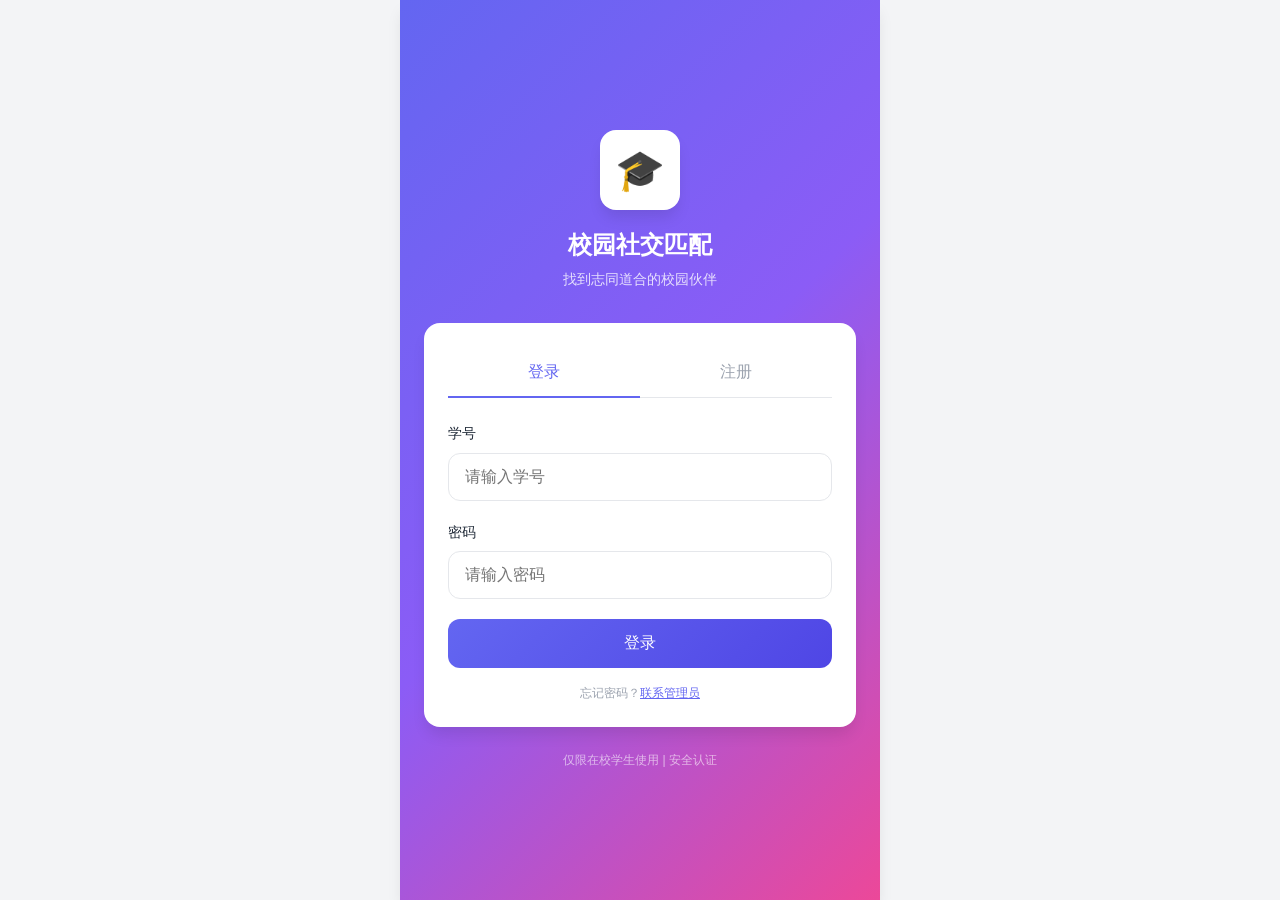
<file: campus-social-frontend/index.html>
<!DOCTYPE html>
<html lang="zh-CN">

<head>
    <meta charset="UTF-8">
    <meta name="viewport" content="width=device-width, initial-scale=1.0, maximum-scale=1.0, user-scalable=no">
    <meta name="apple-mobile-web-app-capable" content="yes">
    <meta name="apple-mobile-web-app-status-bar-style" content="black-translucent">
    <title>校园社交匹配系统</title>
    <link rel="stylesheet" href="css/style.css">
    <style>
        .login-container {
            min-height: 100vh;
            display: flex;
            flex-direction: column;
            justify-content: center;
            padding: 2rem 1.5rem;
            background: linear-gradient(135deg, #6366f1 0%, #8b5cf6 50%, #ec4899 100%);
        }

        .login-logo {
            text-align: center;
            margin-bottom: 2rem;
        }

        .login-logo-icon {
            width: 5rem;
            height: 5rem;
            background: white;
            border-radius: var(--radius-xl);
            margin: 0 auto 1rem;
            display: flex;
            align-items: center;
            justify-content: center;
            font-size: 2.5rem;
            box-shadow: var(--shadow-lg);
        }

        .login-logo h1 {
            color: white;
            font-size: 1.5rem;
            font-weight: 600;
        }

        .login-logo p {
            color: rgba(255, 255, 255, 0.8);
            font-size: 0.875rem;
            margin-top: 0.25rem;
        }

        .login-form {
            background: white;
            border-radius: var(--radius-xl);
            padding: 1.5rem;
            box-shadow: var(--shadow-lg);
        }

        .login-tabs {
            display: flex;
            margin-bottom: 1.5rem;
            border-bottom: 1px solid var(--border-color);
        }

        .login-tab {
            flex: 1;
            padding: 0.75rem;
            text-align: center;
            font-weight: 500;
            color: var(--text-light);
            cursor: pointer;
            border-bottom: 2px solid transparent;
            margin-bottom: -1px;
            transition: var(--transition);
        }

        .login-tab.active {
            color: var(--primary-color);
            border-bottom-color: var(--primary-color);
        }

        .login-form-content {
            display: none;
        }

        .login-form-content.active {
            display: block;
        }

        .social-login {
            margin-top: 1.5rem;
            text-align: center;
        }

        .social-login-divider {
            position: relative;
            margin: 1rem 0;
        }

        .social-login-divider::before {
            content: '';
            position: absolute;
            top: 50%;
            left: 0;
            right: 0;
            height: 1px;
            background: var(--border-color);
        }

        .social-login-divider span {
            position: relative;
            background: white;
            padding: 0 0.75rem;
            color: var(--text-light);
            font-size: 0.75rem;
        }
    </style>
</head>

<body>
    <div class="mobile-container">
        <div class="login-container">
            <div class="login-logo">
                <div class="login-logo-icon">🎓</div>
                <h1>校园社交匹配</h1>
                <p>找到志同道合的校园伙伴</p>
            </div>

            <div class="login-form">
                <div class="login-tabs">
                    <div class="login-tab active" data-tab="login">登录</div>
                    <div class="login-tab" data-tab="register">注册</div>
                </div>

                <!-- 登录表单 -->
                <div class="login-form-content active" id="login-form">
                    <div class="form-group">
                        <label class="form-label">学号</label>
                        <input type="text" class="form-input" id="login-student-id" placeholder="请输入学号" maxlength="20">
                    </div>
                    <div class="form-group">
                        <label class="form-label">密码</label>
                        <input type="password" class="form-input" id="login-password" placeholder="请输入密码"
                            maxlength="20">
                    </div>
                    <button class="btn btn-primary" onclick="handleLogin()">登录</button>
                    <p class="form-hint" style="text-align: center; margin-top: 1rem;">
                        忘记密码？<a href="#" style="color: var(--primary-color);">联系管理员</a>
                    </p>
                </div>

                <!-- 注册表单 -->
                <div class="login-form-content" id="register-form">
                    <div class="form-group">
                        <label class="form-label">学号 <span style="color: var(--danger-color);">*</span></label>
                        <input type="text" class="form-input" id="reg-student-id" placeholder="请输入学号" maxlength="20">
                        <p class="form-hint">学号将作为您的唯一标识</p>
                    </div>
                    <div class="form-group">
                        <label class="form-label">姓名 <span style="color: var(--danger-color);">*</span></label>
                        <input type="text" class="form-input" id="reg-name" placeholder="请输入真实姓名" maxlength="10">
                    </div>
                    <div class="form-group">
                        <label class="form-label">性别 <span style="color: var(--danger-color);">*</span></label>
                        <div class="tag-select">
                            <span class="tag-option" data-gender="male">男</span>
                            <span class="tag-option" data-gender="female">女</span>
                        </div>
                    </div>
                    <div class="form-group">
                        <label class="form-label">密码 <span style="color: var(--danger-color);">*</span></label>
                        <input type="password" class="form-input" id="reg-password" placeholder="设置密码（6-20位）"
                            maxlength="20">
                    </div>
                    <div class="form-group">
                        <label class="form-label">确认密码 <span style="color: var(--danger-color);">*</span></label>
                        <input type="password" class="form-input" id="reg-confirm-password" placeholder="再次输入密码"
                            maxlength="20">
                    </div>
                    <button class="btn btn-primary" onclick="handleRegister()">注册</button>
                </div>
            </div>

            <p style="text-align: center; color: rgba(255,255,255,0.6); font-size: 0.75rem; margin-top: 1.5rem;">
                仅限在校学生使用 | 安全认证
            </p>
        </div>
    </div>

    <!-- Toast 提示 -->
    <div class="toast" id="toast"></div>

    <script src="js/api.js"></script>
    <script src="js/utils.js"></script>
    <script>
        // ====================== 修复1：统一跳转路径 ======================
        const token = localStorage.getItem('token');
        if (token) {
            // 和登录成功跳转保持一致，跳 purpose.html
            window.location.href = 'pages/purpose.html';
        }
        // =================================================================

        // 标签页切换
        document.querySelectorAll('.login-tab').forEach(tab => {
            tab.addEventListener('click', function () {
                document.querySelectorAll('.login-tab').forEach(t => t.classList.remove('active'));
                document.querySelectorAll('.login-form-content').forEach(f => f.classList.remove('active'));
                this.classList.add('active');
                document.getElementById(this.dataset.tab + '-form').classList.add('active');
            });
        });

        // 性别选择
        document.querySelectorAll('[data-gender]').forEach(tag => {
            tag.addEventListener('click', function () {
                document.querySelectorAll('[data-gender]').forEach(t => t.classList.remove('selected'));
                this.classList.add('selected');
            });
        });

        // 登录处理
        async function handleLogin() {
            const studentId = document.getElementById('login-student-id').value.trim();
            const password = document.getElementById('login-password').value;

            if (!studentId) {
                showToast('请输入学号');
                return;
            }
            if (!password) {
                showToast('请输入密码');
                return;
            }

            try {
                const res = await api.login(studentId, password);
                if (res.success) {
                    showToast('登录成功');
                    // ✅ 存储Token和用户信息（代码完全正确）
                    localStorage.setItem('token', res.data.token);
                    localStorage.setItem('userId', res.data.id);
                    localStorage.setItem('userName', res.data.name);
                    localStorage.setItem('userInfo', JSON.stringify(res.data));

                    setTimeout(() => {
                        window.location.href = 'pages/purpose.html';
                    }, 500);
                } else {
                    showToast(res.message || '登录失败');
                }
            } catch (err) {
                showToast('网络错误，请稍后重试');
            }
        }

        // 注册处理
        async function handleRegister() {
            const studentId = document.getElementById('reg-student-id').value.trim();
            const name = document.getElementById('reg-name').value.trim();
            const genderEl = document.querySelector('[data-gender].selected');
            const password = document.getElementById('reg-password').value;
            const confirmPassword = document.getElementById('reg-confirm-password').value;

            if (!studentId) {
                showToast('请输入学号');
                return;
            }
            if (!name) {
                showToast('请输入姓名');
                return;
            }
            if (!genderEl) {
                showToast('请选择性别');
                return;
            }
            if (!password || password.length < 6) {
                showToast('密码至少6位');
                return;
            }
            if (password !== confirmPassword) {
                showToast('两次密码输入不一致');
                return;
            }

            try {
                const res = await api.register({
                    studentId,
                    name,
                    gender: genderEl.dataset.gender,
                    password
                });
                if (res.success) {
                    showToast('注册成功，请登录');
                    document.querySelector('[data-tab="login"]').click();
                } else {
                    showToast(res.message || '注册失败');
                }
            } catch (err) {
                showToast('网络错误，请稍后重试');
            }
        }
    </script>
</body>

</html>
</file>
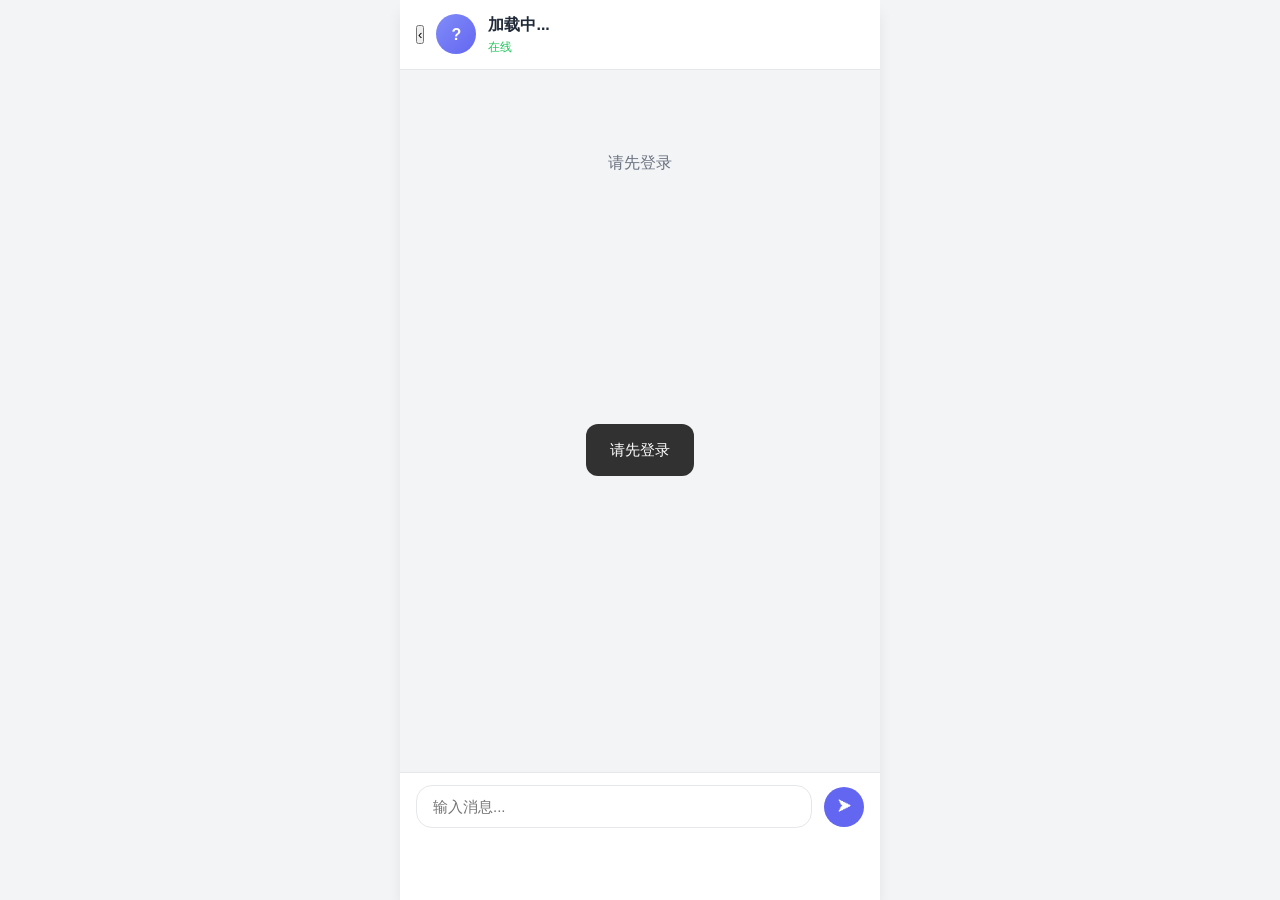
<file: campus-social-frontend/pages/chat.html>
<!DOCTYPE html>
<html lang="zh-CN">

<head>
    <meta charset="UTF-8">
    <meta name="viewport" content="width=device-width, initial-scale=1.0, maximum-scale=1.0, user-scalable=no">
    <title>聊天 - 校园社交</title>
    <link rel="stylesheet" href="../css/style.css">
    <style>
        .loading {
            display: flex;
            justify-content: center;
            align-items: center;
            padding: 4rem 0;
        }

        .loading-spinner {
            width: 2rem;
            height: 2rem;
            border: 3px solid var(--primary-light);
            border-top-color: var(--primary-color);
            border-radius: 50%;
            animation: spin 1s linear infinite;
        }

        @keyframes spin {
            to {
                transform: rotate(360deg);
            }
        }

        .empty-state {
            text-align: center;
            padding: 4rem 1rem;
            color: var(--text-secondary);
        }

        .empty-icon {
            font-size: 3rem;
            margin-bottom: 1rem;
        }
    </style>
</head>

<body>
    <div class="mobile-container">
        <div class="chat-container">
            <div class="chat-header">
                <button class="back-btn" onclick="goBack()">‹</button>
                <div class="user-avatar" id="chat-avatar">?</div>
                <div class="chat-header-info">
                    <div class="chat-header-name" id="chat-name">加载中...</div>
                    <div class="chat-header-status" id="chat-status">在线</div>
                </div>
            </div>

            <div class="chat-messages" id="message-list">
                <div class="loading">
                    <div class="loading-spinner"></div>
                </div>
            </div>

            <div class="chat-input-area">
                <input type="text" class="chat-input" id="message-input" placeholder="输入消息..." maxlength="500">
                <button class="chat-send-btn" onclick="sendMessage()">➤</button>
            </div>
        </div>
    </div>

    <div class="toast" id="toast"></div>

    <script src="../js/api.js"></script>
    <script src="../js/utils.js"></script>
    <script>
        function checkLogin() {
            const token = localStorage.getItem('token');
            if (!token) {
                showToast('请先登录');
                setTimeout(() => window.location.href = '../index.html', 1000);
                return false;
            }
            return true;
        }

        if (!checkLogin()) {
            document.getElementById('message-list').innerHTML = '<div class="empty-state">请先登录</div>';
            throw new Error('未登录');
        }

        // 🔥 核心修复1：强化参数获取，缺失自动跳转
        const urlParams = new URLSearchParams(window.location.search);
        let targetUserId = String(urlParams.get('userId') || '').trim();
        let targetUserName = decodeURIComponent(urlParams.get('name') || '未知用户').trim();

        // 🔥 核心修复2：参数缺失自动回退到好友列表
        if (!targetUserId) {
            showToast('参数错误，将返回好友列表');
            setTimeout(() => window.location.href = 'messages.html', 1000);
            throw new Error('目标用户ID为空');
        }

        let currentUserId = String(localStorage.getItem('userId') || '').trim();
        if (!currentUserId) {
            try {
                const userInfo = JSON.parse(localStorage.getItem('userInfo') || '{}');
                currentUserId = String(userInfo.id || '').trim();
            } catch (e) {
                console.error('解析userInfo失败', e);
                currentUserId = '';
            }
        }

        if (!currentUserId) {
            showToast('登录信息异常，请重新登录');
            setTimeout(() => window.location.href = '../index.html', 1000);
            throw new Error('当前用户ID为空');
        }

        console.log("【聊天页】当前用户ID：", currentUserId, "，目标用户ID：", targetUserId);

        function removeLoading() {
            const listEl = document.getElementById('message-list');
            const loadingEl = listEl.querySelector('.loading');
            if (loadingEl) loadingEl.remove();
        }

        function init() {
            document.getElementById('chat-name').textContent = targetUserName;
            document.getElementById('chat-avatar').textContent = targetUserName[0] || '?';

            loadMessages();

            document.getElementById('message-input').addEventListener('keypress', function (e) {
                if (e.key === 'Enter') sendMessage();
            });

            setInterval(loadMessages, 5000);
        }

        async function loadMessages() {
            try {
                console.log("【聊天页】开始加载消息...");
                const res = await api.getMessages(targetUserId);
                console.log("【聊天页】加载消息返回：", res);

                removeLoading();

                if (res.success && Array.isArray(res.data)) {
                    messages = res.data;
                    renderMessages();
                } else {
                    console.warn("加载消息失败，保留本地消息");
                    if (messages.length === 0) renderEmptyState();
                    else renderMessages();
                }
            } catch (e) {
                console.error('【聊天页】加载消息异常：', e);
                removeLoading();
                showToast('加载消息失败，请检查网络');
                if (messages.length === 0) renderEmptyState();
                else renderMessages();
            }
        }

        function renderEmptyState() {
            const listEl = document.getElementById('message-list');
            listEl.innerHTML = `
                <div class="empty-state">
                    <div class="empty-icon">💬</div>
                    <div class="empty-text">开始聊天吧</div>
                    <div class="empty-hint">打个招呼，认识一下新朋友</div>
                </div>
            `;
        }

        let messages = [];
        function renderMessages() {
            const listEl = document.getElementById('message-list');
            removeLoading();

            if (messages.length === 0) {
                renderEmptyState();
                return;
            }

            listEl.innerHTML = messages.map(msg => {
                const msgFromId = String(msg.fromId || msg.from_id || '').trim();
                const isSent = msgFromId === currentUserId;
                return `
                    <div class="chat-message ${isSent ? 'sent' : 'received'}">
                        <div class="chat-message-content">${escapeHtml(msg.content)}</div>
                        <div class="chat-message-time">${formatTime(msg.time || msg.send_time)}</div>
                    </div>
                `;
            }).join('');

            listEl.scrollTop = listEl.scrollHeight;
        }

        async function sendMessage() {
            const input = document.getElementById('message-input');
            const content = input.value.trim();

            if (!content) return;
            input.value = '';

            const tempMsg = {
                fromId: currentUserId,
                content: content,
                time: new Date().toISOString()
            };
            messages.push(tempMsg);
            renderMessages();

            try {
                console.log("【聊天页】发送消息：", targetUserId, content);
                const res = await api.sendMessage(targetUserId, content);

                if (!res.success) {
                    showToast('发送失败：' + (res.message || '未知错误'));
                    messages.pop();
                    renderMessages();
                } else {
                    await loadMessages();
                }
            } catch (e) {
                console.error('【聊天页】发送消息异常：', e);
                showToast('网络错误，发送失败');
                messages.pop();
                renderMessages();
            }
        }

        function goBack() {
            window.location.href = 'messages.html';
        }

        function escapeHtml(text) {
            if (!text) return '';
            const div = document.createElement('div');
            div.textContent = text;
            return div.innerHTML;
        }

        function formatTime(time) {
            if (!time) return '';
            try {
                const date = new Date(time);
                return date.toLocaleTimeString('zh-CN', { hour: '2-digit', minute: '2-digit' });
            } catch (e) {
                return time;
            }
        }

        document.addEventListener('DOMContentLoaded', init);
    </script>
</body>

</html>
</file>
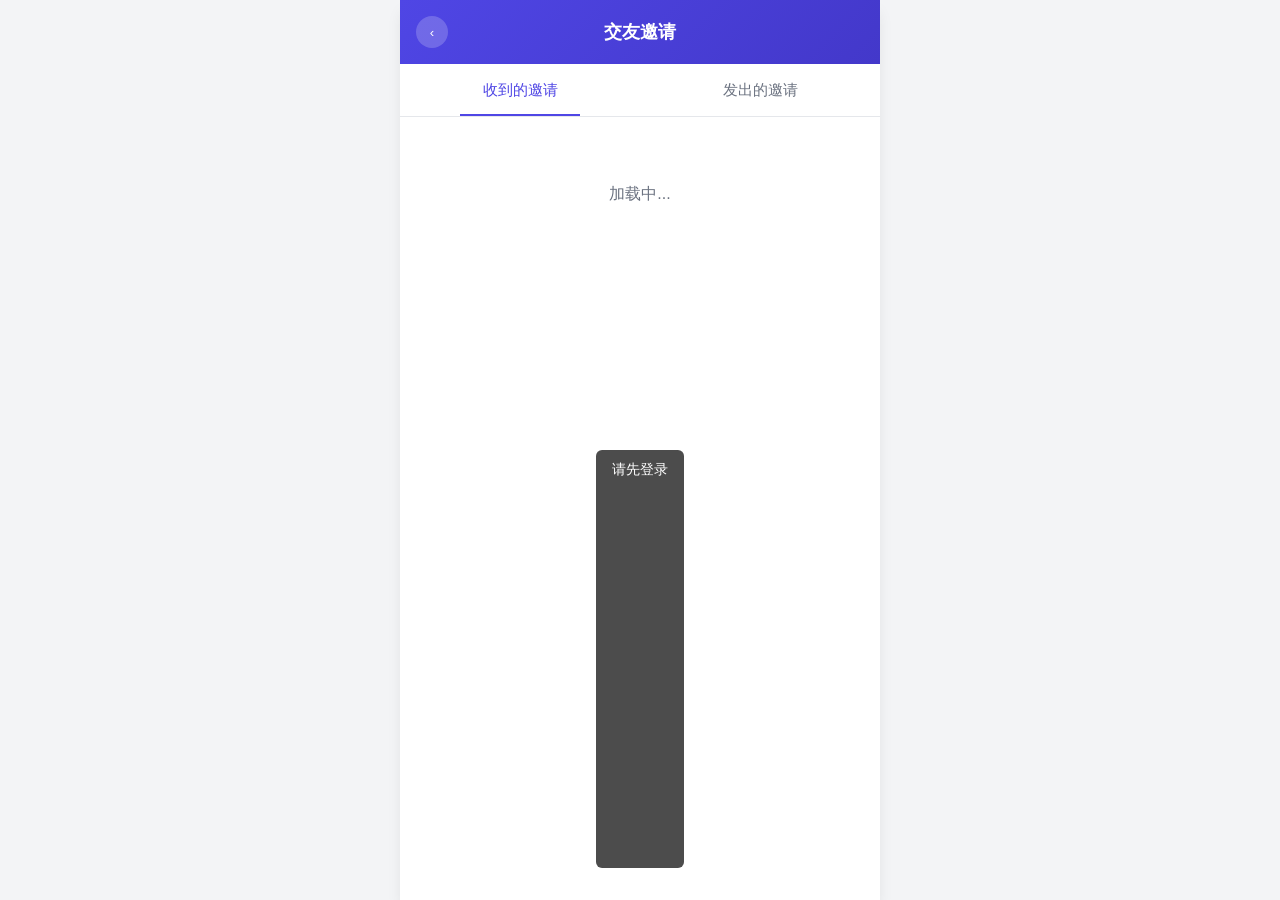
<file: campus-social-frontend/pages/invites.html>
<!DOCTYPE html>
<html lang="zh-CN">

<head>
    <meta charset="UTF-8">
    <meta name="viewport" content="width=device-width, initial-scale=1.0, maximum-scale=1.0, user-scalable=no">
    <title>交友邀请 - 校园社交</title>
    <link rel="stylesheet" href="../css/style.css">
    <style>
        .invite-header {
            background: linear-gradient(135deg, #4F46E5, #4338CA);
            color: white;
            padding: 1rem;
            position: sticky;
            top: 0;
            z-index: 100;
        }

        .invite-header-top {
            display: flex;
            align-items: center;
            gap: 0.75rem;
        }

        .invite-header h1 {
            font-size: 1.125rem;
            font-weight: 600;
            flex: 1;
            text-align: center;
            margin: 0;
        }

        .back-btn {
            width: 2rem;
            height: 2rem;
            background: rgba(255, 255, 255, 0.2);
            border: none;
            color: white;
            border-radius: 50%;
            cursor: pointer;
            display: flex;
            align-items: center;
            justify-content: center;
        }

        .invite-tabs {
            display: flex;
            background: #fff;
            border-bottom: 1px solid #e5e7eb;
        }

        .invite-tab {
            flex: 1;
            padding: 0.875rem;
            text-align: center;
            font-size: 0.9375rem;
            color: #6b7280;
            cursor: pointer;
            position: relative;
        }

        .invite-tab.active {
            color: #4F46E5;
            font-weight: 500;
        }

        .invite-tab.active::after {
            content: '';
            position: absolute;
            bottom: 0;
            left: 25%;
            right: 25%;
            height: 2px;
            background: #4F46E5;
        }

        .invite-content {
            padding: 1rem;
            padding-bottom: 5rem;
        }

        .invite-list {
            display: none;
        }

        .invite-list.active {
            display: block;
        }

        .invite-card {
            background: #fff;
            border-radius: 12px;
            padding: 1rem;
            margin-bottom: 0.75rem;
            box-shadow: 0 1px 3px rgba(0, 0, 0, 0.1);
            border: 1px solid #e5e7eb;
        }

        .invite-card-header {
            display: flex;
            align-items: center;
            gap: 0.75rem;
            margin-bottom: 0.75rem;
        }

        .invite-avatar {
            width: 3rem;
            height: 3rem;
            border-radius: 50%;
            background: linear-gradient(135deg, #818CF8, #4F46E5);
            display: flex;
            align-items: center;
            justify-content: center;
            color: white;
            font-size: 1.125rem;
            font-weight: 600;
        }

        .invite-info {
            flex: 1;
        }

        .invite-name {
            font-weight: 600;
            font-size: 0.9375rem;
        }

        .invite-meta {
            font-size: 0.75rem;
            color: #6b7280;
            margin-top: 0.125rem;
        }

        .invite-type-badge {
            padding: 0.25rem 0.5rem;
            border-radius: 4px;
            font-size: 0.6875rem;
        }

        .invite-type-badge.study {
            background: rgba(34, 197, 94, 0.1);
            color: #16a34a;
        }

        .invite-type-badge.kaoyan {
            background: rgba(79, 70, 229, 0.1);
            color: #4F46E5;
        }

        .invite-actions {
            display: flex;
            gap: 0.75rem;
        }

        .btn {
            flex: 1;
            padding: 0.5rem;
            border-radius: 6px;
            border: none;
            cursor: pointer;
            font-size: 0.875rem;
        }

        .btn-primary {
            background: #4F46E5;
            color: white;
        }

        .btn-secondary {
            background: #f3f4f6;
            color: #374151;
        }

        .invite-status {
            text-align: center;
            padding: 0.5rem;
            font-size: 0.875rem;
            color: #6b7280;
        }

        .invite-status.accepted {
            color: #16a34a;
        }

        .invite-status.rejected {
            color: #ef4444;
        }

        .invite-status.pending {
            color: #f59e0b;
        }

        .empty-state {
            text-align: center;
            padding: 3rem 1rem;
            color: #6b7280;
        }

        .modal-overlay {
            position: fixed;
            top: 0;
            left: 0;
            width: 100%;
            height: 100%;
            background: rgba(0, 0, 0, 0.5);
            display: none;
            align-items: center;
            justify-content: center;
            z-index: 999;
        }

        .modal-overlay.show {
            display: flex;
        }

        .modal {
            background: white;
            width: 85%;
            border-radius: 12px;
            overflow: hidden;
        }

        .modal-header {
            padding: 1rem;
            text-align: center;
            border-bottom: 1px solid #e5e7eb;
        }

        .modal-title {
            font-weight: 600;
            font-size: 1rem;
        }

        .modal-body {
            padding: 1.5rem;
            text-align: center;
            font-size: 0.875rem;
        }

        .modal-footer {
            display: flex;
            border-top: 1px solid #e5e7eb;
        }

        .modal-btn {
            flex: 1;
            padding: 0.75rem;
            border: none;
            cursor: pointer;
            font-size: 0.875rem;
        }

        .modal-btn.cancel {
            background: #f3f4f6;
            color: #374151;
        }

        .modal-btn.confirm {
            background: #4F46E5;
            color: white;
        }

        .modal-btn.danger {
            background: #ef4444;
            color: white;
        }

        .toast {
            position: fixed;
            bottom: 2rem;
            left: 50%;
            transform: translateX(-50%);
            background: rgba(0, 0, 0, 0.7);
            color: white;
            padding: 0.5rem 1rem;
            border-radius: 6px;
            font-size: 0.875rem;
            z-index: 1000;
            display: none;
        }

        .toast.show {
            display: block;
        }
    </style>
</head>

<body>
    <div class="mobile-container">
        <div class="invite-header">
            <div class="invite-header-top">
                <button class="back-btn" onclick="history.back()">‹</button>
                <h1>交友邀请</h1>
                <div style="width: 2rem;"></div>
            </div>
        </div>

        <div class="invite-tabs">
            <div class="invite-tab active" onclick="switchTab('received')">收到的邀请</div>
            <div class="invite-tab" onclick="switchTab('sent')">发出的邀请</div>
        </div>

        <div class="invite-content">
            <div class="invite-list active" id="received-list">
                <div class="empty-state">加载中...</div>
            </div>

            <div class="invite-list" id="sent-list">
                <div class="empty-state">暂无发出的邀请</div>
            </div>
        </div>
    </div>

    <div class="modal-overlay" id="confirm-modal">
        <div class="modal">
            <div class="modal-header">
                <div class="modal-title" id="modal-title">确认操作</div>
            </div>
            <div class="modal-body" id="modal-body">确定要接受这个邀请吗？</div>
            <div class="modal-footer">
                <button class="modal-btn cancel" onclick="closeModal()">取消</button>
                <button class="modal-btn confirm" id="modal-confirm" onclick="confirmAction()">确定</button>
            </div>
        </div>
    </div>

    <div class="toast" id="toast">提示</div>

    <script src="../js/api.js"></script>
    <script>
        function checkLogin() {
            const token = localStorage.getItem('token');
            if (!token) {
                showToast('请先登录');
                setTimeout(() => {
                    window.location.href = '../index.html';
                }, 1000);
                return false;
            }
            return true;
        }
        checkLogin();

        let currentTab = 'received';
        let pendingAction = null;
        let pendingInviteId = null;

        function init() {
            loadReceivedInvites();
        }

        // 🔥 修复：切换标签时自动加载对应列表
        function switchTab(tab) {
            currentTab = tab;
            document.querySelectorAll('.invite-tab').forEach(t => t.classList.remove('active'));
            document.querySelectorAll('.invite-list').forEach(l => l.classList.remove('active'));
            event.currentTarget.classList.add('active');
            document.getElementById(tab + '-list').classList.add('active');

            if (tab === 'received') {
                loadReceivedInvites();
            } else {
                loadSentInvites();
            }
        }

        // 加载收到的邀请
        async function loadReceivedInvites() {
            try {
                const res = await api.getReceivedInvites();
                const listEl = document.getElementById('received-list');

                if (res.success && res.data.length > 0) {
                    listEl.innerHTML = res.data.map(invite => renderInviteCard(invite, 'received')).join('');
                } else {
                    listEl.innerHTML = `
                        <div class="empty-state">
                            <div>📭</div>
                            <div>暂无收到的邀请</div>
                        </div>
                    `;
                }
            } catch (e) {
                console.error(e);
                document.getElementById('received-list').innerHTML = `<div class="empty-state">加载失败</div>`;
            }
        }

        // 🔥 修复：新增加载发出的邀请
        async function loadSentInvites() {
            try {
                const res = await api.getSentInvites();
                const listEl = document.getElementById('sent-list');

                if (res.success && res.data.length > 0) {
                    listEl.innerHTML = res.data.map(invite => renderInviteCard(invite, 'sent')).join('');
                } else {
                    listEl.innerHTML = `
                        <div class="empty-state">
                            <div>📤</div>
                            <div>暂无发出的邀请</div>
                        </div>
                    `;
                }
            } catch (e) {
                console.error(e);
                document.getElementById('sent-list').innerHTML = `<div class="empty-state">加载失败</div>`;
            }
        }

        // 🔥 修复：安全获取名字，避免报错
        function renderInviteCard(invite, type) {
            const typeLabels = { study: '学习搭子', kaoyan: '考研搭子', friend: '兴趣交友', love: '异性恋爱' };
            const statusLabels = { pending: '待处理', accepted: '已接受', rejected: '已拒绝' };

            const fromName = invite.fromName || '未知用户';
            const toName = invite.toName || '未知用户';

            let actionsHtml = '';
            if (type === 'received' && invite.status === 'pending') {
                actionsHtml = `
                    <div class="invite-actions">
                        <button class="btn btn-secondary" onclick="showRejectModal('${invite.id}')">拒绝</button>
                        <button class="btn btn-primary" onclick="showAcceptModal('${invite.id}')">接受</button>
                    </div>
                `;
            } else {
                actionsHtml = `<div class="invite-status ${invite.status}">${statusLabels[invite.status]}</div>`;
            }

            const showName = type === 'received' ? fromName : toName;

            return `
                <div class="invite-card">
                    <div class="invite-card-header">
                        <div class="invite-avatar">${showName ? showName[0] : '?'}</div>
                        <div class="invite-info">
                            <div class="invite-name">${showName}</div>
                        </div>
                        <span class="invite-type-badge ${invite.type}">${typeLabels[invite.type] || '未知类型'}</span>
                    </div>
                    ${actionsHtml}
                </div>
            `;
        }

        function showAcceptModal(inviteId) {
            pendingAction = 'accept';
            pendingInviteId = inviteId;
            document.getElementById('modal-title').textContent = '接受邀请';
            document.getElementById('modal-body').textContent = '接受后即可聊天，确定接受吗？';
            document.getElementById('modal-confirm').className = 'modal-btn confirm';
            document.getElementById('confirm-modal').classList.add('show');
        }

        function showRejectModal(inviteId) {
            pendingAction = 'reject';
            pendingInviteId = inviteId;
            document.getElementById('modal-title').textContent = '拒绝邀请';
            document.getElementById('modal-body').textContent = '确定要拒绝该邀请吗？';
            document.getElementById('modal-confirm').className = 'modal-btn danger';
            document.getElementById('confirm-modal').classList.add('show');
        }

        function closeModal() {
            document.getElementById('confirm-modal').classList.remove('show');
            pendingAction = null;
            pendingInviteId = null;
        }

        async function confirmAction() {
            if (!pendingAction || !pendingInviteId) return;
            try {
                const res = await api.handleInvite(pendingInviteId, pendingAction);
                if (res.success) {
                    showToast(res.message);
                    closeModal();
                    loadReceivedInvites();
                } else {
                    showToast(res.message || '操作失败');
                }
            } catch (e) {
                showToast('网络异常，操作失败');
            }
        }

        function showToast(msg) {
            const toast = document.getElementById('toast');
            toast.textContent = msg;
            toast.classList.add('show');
            setTimeout(() => toast.classList.remove('show'), 2000);
        }

        init();
    </script>
</body>

</html>
</file>
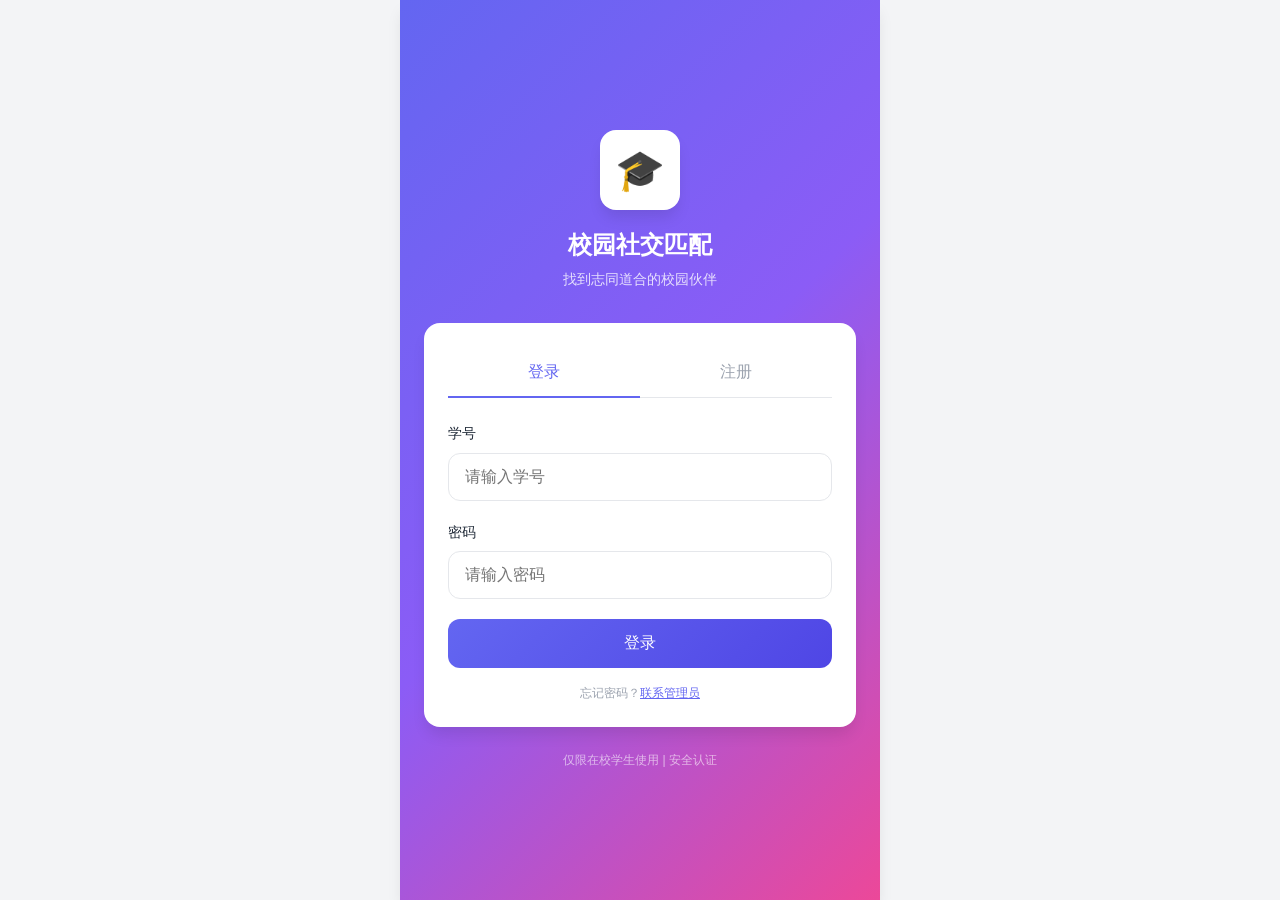
<file: campus-social-frontend/pages/purpose.html>
<!DOCTYPE html>
<html lang="zh-CN">

<head>
    <meta charset="UTF-8">
    <meta name="viewport" content="width=device-width, initial-scale=1.0, maximum-scale=1.0, user-scalable=no">
    <title>选择交友目的 - 校园社交</title>
    <link rel="stylesheet" href="../css/style.css">
    <style>
        .purpose-page {
            min-height: 100vh;
            background: var(--bg-secondary);
        }

        .purpose-header {
            background: linear-gradient(135deg, var(--primary-color), var(--primary-dark));
            color: white;
            padding: 2rem 1.5rem;
            text-align: center;
        }

        .purpose-header h1 {
            font-size: 1.25rem;
            font-weight: 600;
            margin-bottom: 0.5rem;
        }

        .purpose-header p {
            opacity: 0.9;
            font-size: 0.875rem;
        }

        .purpose-content {
            padding: 1.5rem 1rem;
        }

        .purpose-grid {
            display: grid;
            grid-template-columns: 1fr;
            gap: 1rem;
        }

        .purpose-card {
            background: var(--bg-card);
            border-radius: var(--radius-lg);
            padding: 1.25rem;
            display: flex;
            align-items: center;
            gap: 1rem;
            cursor: pointer;
            transition: var(--transition);
            border: 2px solid transparent;
            box-shadow: var(--shadow-sm);
        }

        .purpose-card:hover,
        .purpose-card:active {
            border-color: var(--primary-color);
            transform: translateY(-2px);
            box-shadow: var(--shadow-md);
        }

        .purpose-icon {
            width: 3.5rem;
            height: 3.5rem;
            border-radius: var(--radius-lg);
            display: flex;
            align-items: center;
            justify-content: center;
            font-size: 1.75rem;
            flex-shrink: 0;
        }

        .purpose-card.study .purpose-icon {
            background: rgba(34, 197, 94, 0.1);
        }

        .purpose-card.kaoyan .purpose-icon {
            background: rgba(99, 102, 241, 0.1);
        }

        .purpose-card.friend .purpose-icon {
            background: rgba(245, 158, 11, 0.1);
        }

        .purpose-card.love .purpose-icon {
            background: rgba(236, 72, 153, 0.1);
        }

        .purpose-info {
            flex: 1;
        }

        .purpose-title {
            font-weight: 600;
            font-size: 1.0625rem;
            margin-bottom: 0.25rem;
            color: var(--text-primary);
        }

        .purpose-desc {
            font-size: 0.8125rem;
            color: var(--text-secondary);
        }

        .purpose-arrow {
            color: var(--text-light);
            font-size: 1.25rem;
        }

        .purpose-tip {
            margin-top: 1.5rem;
            padding: 1rem;
            background: rgba(99, 102, 241, 0.05);
            border-radius: var(--radius-lg);
            border-left: 3px solid var(--primary-color);
        }

        .purpose-tip-title {
            font-weight: 600;
            font-size: 0.875rem;
            color: var(--primary-color);
            margin-bottom: 0.25rem;
        }

        .purpose-tip-text {
            font-size: 0.8125rem;
            color: var(--text-secondary);
        }

        /* 修复：补充toast样式 */
        .toast {
            position: fixed;
            bottom: 2rem;
            left: 50%;
            transform: translateX(-50%);
            background: rgba(0, 0, 0, 0.7);
            color: white;
            padding: 0.5rem 1rem;
            border-radius: 6px;
            font-size: 0.875rem;
            z-index: 1000;
            display: none;
        }

        .toast.show {
            display: block;
        }
    </style>
</head>

<body>
    <div class="mobile-container">
        <div class="purpose-page">
            <div class="purpose-header">
                <h1>你想找什么伙伴？</h1>
                <p>选择你的交友目的，我们将为你精准匹配</p>
            </div>

            <div class="purpose-content">
                <div class="purpose-grid">
                    <div class="purpose-card study" onclick="selectPurpose('study')">
                        <div class="purpose-icon">📚</div>
                        <div class="purpose-info">
                            <div class="purpose-title">学习搭子</div>
                            <div class="purpose-desc">一起自习、互相监督、共同进步</div>
                        </div>
                        <div class="purpose-arrow">›</div>
                    </div>

                    <div class="purpose-card kaoyan" onclick="selectPurpose('kaoyan')">
                        <div class="purpose-icon">🎯</div>
                        <div class="purpose-info">
                            <div class="purpose-title">考研搭子</div>
                            <div class="purpose-desc">考研路上不孤单，目标一致共奋斗</div>
                        </div>
                        <div class="purpose-arrow">›</div>
                    </div>

                    <div class="purpose-card friend" onclick="selectPurpose('friend')">
                        <div class="purpose-icon">🤝</div>
                        <div class="purpose-info">
                            <div class="purpose-title">同性交友</div>
                            <div class="purpose-desc">兴趣相投，结交志同道合的朋友</div>
                        </div>
                        <div class="purpose-arrow">›</div>
                    </div>

                    <div class="purpose-card love" onclick="selectPurpose('love')">
                        <div class="purpose-icon">💕</div>
                        <div class="purpose-info">
                            <div class="purpose-title">异性恋爱</div>
                            <div class="purpose-desc">寻找心动的TA，开启校园恋爱</div>
                        </div>
                        <div class="purpose-arrow">›</div>
                    </div>
                </div>

                <div class="purpose-tip">
                    <div class="purpose-tip-title">💡 小贴士</div>
                    <div class="purpose-tip-text">
                        选择后可以在个人中心随时切换交友目的。完善个人资料可以提高匹配成功率哦！
                    </div>
                </div>
            </div>
        </div>
    </div>

    <!-- 修复：补充toast元素 -->
    <div class="toast" id="toast"></div>

    <script src="../js/api.js"></script>
    <script src="../js/utils.js"></script>
    <script>
        // 登录校验
        function checkLogin() {
            const token = localStorage.getItem('token');
            if (!token) {
                alert('请先登录');
                window.location.href = '../index.html';
                return false;
            }
            return true;
        }
        checkLogin();

        // 修复：补充showToast方法
        function showToast(msg) {
            const toast = document.getElementById('toast');
            toast.textContent = msg;
            toast.classList.add('show');
            setTimeout(() => toast.classList.remove('show'), 1500);
        }

        function selectPurpose(purpose) {
            localStorage.setItem('currentPurpose', purpose);

            const purposeNames = {
                'study': '学习搭子',
                'kaoyan': '考研搭子',
                'friend': '同性交友',
                'love': '异性恋爱'
            };

            showToast('已选择：' + purposeNames[purpose]);

            const userInfo = JSON.parse(localStorage.getItem('userInfo') || '{}');
            if (!userInfo.profileCompleted) {
                setTimeout(() => {
                    window.location.href = 'profile-edit.html?purpose=' + purpose;
                }, 600);
            } else {
                setTimeout(() => {
                    window.location.href = 'match.html?type=' + purpose;
                }, 600);
            }
        }
    </script>
</body>

</html>
</file>
<file: campus-social-frontend/css/style.css>
/* 校园多元社交匹配系统 - 全局样式 */
/* 移动端优先设计 */

/* CSS 变量定义 */
:root {
    --primary-color: #6366f1;
    --primary-light: #818cf8;
    --primary-dark: #4f46e5;
    --secondary-color: #ec4899;
    --success-color: #22c55e;
    --warning-color: #f59e0b;
    --danger-color: #ef4444;
    --text-primary: #1f2937;
    --text-secondary: #6b7280;
    --text-light: #9ca3af;
    --bg-primary: #ffffff;
    --bg-secondary: #f3f4f6;
    --bg-card: #ffffff;
    --border-color: #e5e7eb;
    --shadow-sm: 0 1px 2px 0 rgba(0, 0, 0, 0.05);
    --shadow-md: 0 4px 6px -1px rgba(0, 0, 0, 0.1);
    --shadow-lg: 0 10px 15px -3px rgba(0, 0, 0, 0.1);
    --radius-sm: 0.375rem;
    --radius-md: 0.5rem;
    --radius-lg: 0.75rem;
    --radius-xl: 1rem;
    --transition: all 0.3s ease;
}

/* 重置样式 */
* {
    margin: 0;
    padding: 0;
    box-sizing: border-box;
}

html {
    font-size: 16px;
    -webkit-tap-highlight-color: transparent;
}

body {
    font-family: -apple-system, BlinkMacSystemFont, 'Segoe UI', 'PingFang SC', 'Hiragino Sans GB', 'Microsoft YaHei', sans-serif;
    background: var(--bg-secondary);
    color: var(--text-primary);
    line-height: 1.6;
    min-height: 100vh;
}

/* 移动端容器 */
.mobile-container {
    max-width: 480px;
    margin: 0 auto;
    background: var(--bg-primary);
    min-height: 100vh;
    position: relative;
    box-shadow: var(--shadow-lg);
}

/* 页面头部 */
.page-header {
    background: linear-gradient(135deg, var(--primary-color), var(--primary-dark));
    color: white;
    padding: 1rem;
    text-align: center;
    position: sticky;
    top: 0;
    z-index: 100;
}

.page-header h1 {
    font-size: 1.25rem;
    font-weight: 600;
}

.page-header .back-btn {
    position: absolute;
    left: 1rem;
    top: 50%;
    transform: translateY(-50%);
    background: rgba(255, 255, 255, 0.2);
    border: none;
    color: white;
    width: 2rem;
    height: 2rem;
    border-radius: 50%;
    cursor: pointer;
    display: flex;
    align-items: center;
    justify-content: center;
    font-size: 1rem;
}

/* 页面内容区域 */
.page-content {
    padding: 1rem;
    padding-bottom: 5rem;
}

/* 底部导航栏 */
.bottom-nav {
    position: fixed;
    bottom: 0;
    left: 50%;
    transform: translateX(-50%);
    width: 100%;
    max-width: 480px;
    background: var(--bg-primary);
    border-top: 1px solid var(--border-color);
    display: flex;
    justify-content: space-around;
    padding: 0.5rem 0;
    z-index: 100;
}

.nav-item {
    display: flex;
    flex-direction: column;
    align-items: center;
    padding: 0.25rem 1rem;
    color: var(--text-light);
    text-decoration: none;
    font-size: 0.75rem;
    transition: var(--transition);
}

.nav-item i {
    font-size: 1.25rem;
    margin-bottom: 0.25rem;
}

.nav-item.active {
    color: var(--primary-color);
}

/* 按钮样式 */
.btn {
    display: inline-flex;
    align-items: center;
    justify-content: center;
    padding: 0.875rem 1.5rem;
    border: none;
    border-radius: var(--radius-lg);
    font-size: 1rem;
    font-weight: 500;
    cursor: pointer;
    transition: var(--transition);
    width: 100%;
    gap: 0.5rem;
}

.btn-primary {
    background: linear-gradient(135deg, var(--primary-color), var(--primary-dark));
    color: white;
}

.btn-primary:active {
    transform: scale(0.98);
}

.btn-secondary {
    background: var(--bg-secondary);
    color: var(--text-primary);
}

.btn-success {
    background: var(--success-color);
    color: white;
}

.btn-danger {
    background: var(--danger-color);
    color: white;
}

.btn-outline {
    background: transparent;
    border: 2px solid var(--primary-color);
    color: var(--primary-color);
}

.btn-sm {
    padding: 0.5rem 1rem;
    font-size: 0.875rem;
}

.btn-lg {
    padding: 1rem 2rem;
    font-size: 1.125rem;
}

/* 表单样式 */
.form-group {
    margin-bottom: 1.25rem;
}

.form-label {
    display: block;
    margin-bottom: 0.5rem;
    font-weight: 500;
    color: var(--text-primary);
    font-size: 0.875rem;
}

.form-input,
.form-select,
.form-textarea {
    width: 100%;
    padding: 0.875rem 1rem;
    border: 1px solid var(--border-color);
    border-radius: var(--radius-lg);
    font-size: 1rem;
    transition: var(--transition);
    background: var(--bg-primary);
}

.form-input:focus,
.form-select:focus,
.form-textarea:focus {
    outline: none;
    border-color: var(--primary-color);
    box-shadow: 0 0 0 3px rgba(99, 102, 241, 0.1);
}

.form-textarea {
    min-height: 100px;
    resize: vertical;
}

.form-hint {
    font-size: 0.75rem;
    color: var(--text-light);
    margin-top: 0.25rem;
}

.form-error {
    font-size: 0.75rem;
    color: var(--danger-color);
    margin-top: 0.25rem;
}

/* 卡片样式 */
.card {
    background: var(--bg-card);
    border-radius: var(--radius-lg);
    padding: 1rem;
    margin-bottom: 1rem;
    box-shadow: var(--shadow-sm);
    border: 1px solid var(--border-color);
}

.card-header {
    display: flex;
    align-items: center;
    justify-content: space-between;
    margin-bottom: 0.75rem;
}

.card-title {
    font-size: 1rem;
    font-weight: 600;
}

.card-body {
    color: var(--text-secondary);
    font-size: 0.875rem;
}

/* 用户卡片 */
.user-card {
    display: flex;
    align-items: center;
    padding: 1rem;
    background: var(--bg-card);
    border-radius: var(--radius-lg);
    margin-bottom: 0.75rem;
    box-shadow: var(--shadow-sm);
    border: 1px solid var(--border-color);
}

.user-avatar {
    width: 3.5rem;
    height: 3.5rem;
    border-radius: 50%;
    background: linear-gradient(135deg, var(--primary-light), var(--primary-color));
    display: flex;
    align-items: center;
    justify-content: center;
    color: white;
    font-size: 1.25rem;
    font-weight: 600;
    flex-shrink: 0;
}

.user-avatar img {
    width: 100%;
    height: 100%;
    border-radius: 50%;
    object-fit: cover;
}

.user-info {
    flex: 1;
    margin-left: 1rem;
    min-width: 0;
}

.user-name {
    font-weight: 600;
    font-size: 1rem;
    margin-bottom: 0.25rem;
}

.user-meta {
    font-size: 0.75rem;
    color: var(--text-secondary);
    display: flex;
    flex-wrap: wrap;
    gap: 0.5rem;
}

.user-tags {
    display: flex;
    flex-wrap: wrap;
    gap: 0.25rem;
    margin-top: 0.25rem;
}

.tag {
    display: inline-block;
    padding: 0.125rem 0.5rem;
    background: var(--bg-secondary);
    color: var(--text-secondary);
    font-size: 0.75rem;
    border-radius: var(--radius-sm);
}

.tag-primary {
    background: rgba(99, 102, 241, 0.1);
    color: var(--primary-color);
}

.tag-success {
    background: rgba(34, 197, 94, 0.1);
    color: var(--success-color);
}

.tag-pink {
    background: rgba(236, 72, 153, 0.1);
    color: var(--secondary-color);
}

.user-actions {
    display: flex;
    gap: 0.5rem;
}

.user-actions .btn {
    width: auto;
    padding: 0.5rem 1rem;
    font-size: 0.875rem;
}

/* 匹配度指示器 */
.match-score {
    display: flex;
    align-items: center;
    gap: 0.5rem;
    font-size: 0.875rem;
    color: var(--primary-color);
    font-weight: 600;
}

.match-score-bar {
    width: 60px;
    height: 6px;
    background: var(--bg-secondary);
    border-radius: 3px;
    overflow: hidden;
}

.match-score-fill {
    height: 100%;
    background: linear-gradient(90deg, var(--primary-color), var(--secondary-color));
    border-radius: 3px;
}

/* 模式选择卡片 */
.mode-grid {
    display: grid;
    grid-template-columns: repeat(2, 1fr);
    gap: 1rem;
    margin-top: 1rem;
}

.mode-card {
    background: var(--bg-card);
    border: 2px solid var(--border-color);
    border-radius: var(--radius-lg);
    padding: 1.5rem 1rem;
    text-align: center;
    cursor: pointer;
    transition: var(--transition);
}

.mode-card:hover,
.mode-card.active {
    border-color: var(--primary-color);
    background: rgba(99, 102, 241, 0.05);
}

.mode-icon {
    width: 3rem;
    height: 3rem;
    margin: 0 auto 0.75rem;
    border-radius: var(--radius-md);
    display: flex;
    align-items: center;
    justify-content: center;
    font-size: 1.5rem;
}

.mode-card.study .mode-icon {
    background: rgba(34, 197, 94, 0.1);
    color: var(--success-color);
}

.mode-card.kaoyan .mode-icon {
    background: rgba(99, 102, 241, 0.1);
    color: var(--primary-color);
}

.mode-card.friend .mode-icon {
    background: rgba(245, 158, 11, 0.1);
    color: var(--warning-color);
}

.mode-card.love .mode-icon {
    background: rgba(236, 72, 153, 0.1);
    color: var(--secondary-color);
}

.mode-title {
    font-weight: 600;
    font-size: 1rem;
    margin-bottom: 0.25rem;
}

.mode-desc {
    font-size: 0.75rem;
    color: var(--text-light);
}

/* 标签选择 */
.tag-select {
    display: flex;
    flex-wrap: wrap;
    gap: 0.5rem;
    margin-top: 0.5rem;
}

.tag-option {
    padding: 0.5rem 1rem;
    border: 1px solid var(--border-color);
    border-radius: var(--radius-xl);
    font-size: 0.875rem;
    cursor: pointer;
    transition: var(--transition);
    background: var(--bg-primary);
}

.tag-option:hover {
    border-color: var(--primary-color);
    color: var(--primary-color);
}

.tag-option.selected {
    background: var(--primary-color);
    border-color: var(--primary-color);
    color: white;
}

/* 聊天界面 */
.chat-container {
    display: flex;
    flex-direction: column;
    height: calc(100vh - 60px);
    background: var(--bg-secondary);
}

.chat-header {
    background: var(--bg-primary);
    padding: 0.75rem 1rem;
    border-bottom: 1px solid var(--border-color);
    display: flex;
    align-items: center;
    gap: 0.75rem;
}

.chat-header .user-avatar {
    width: 2.5rem;
    height: 2.5rem;
    font-size: 1rem;
}

.chat-header-info {
    flex: 1;
}

.chat-header-name {
    font-weight: 600;
    font-size: 1rem;
}

.chat-header-status {
    font-size: 0.75rem;
    color: var(--success-color);
}

.chat-messages {
    flex: 1;
    overflow-y: auto;
    padding: 1rem;
    display: flex;
    flex-direction: column;
    gap: 0.75rem;
}

.chat-message {
    display: flex;
    align-items: flex-end;
    gap: 0.5rem;
    max-width: 80%;
}

.chat-message.sent {
    align-self: flex-end;
    flex-direction: row-reverse;
}

.chat-message.received {
    align-self: flex-start;
}

.chat-message-content {
    padding: 0.75rem 1rem;
    border-radius: var(--radius-lg);
    font-size: 0.9375rem;
    line-height: 1.5;
    word-break: break-word;
}

.chat-message.sent .chat-message-content {
    background: linear-gradient(135deg, var(--primary-color), var(--primary-dark));
    color: white;
    border-bottom-right-radius: 0.25rem;
}

.chat-message.received .chat-message-content {
    background: var(--bg-primary);
    color: var(--text-primary);
    border-bottom-left-radius: 0.25rem;
    box-shadow: var(--shadow-sm);
}

.chat-message-time {
    font-size: 0.6875rem;
    color: var(--text-light);
    white-space: nowrap;
}

.chat-input-area {
    background: var(--bg-primary);
    padding: 0.75rem 1rem;
    border-top: 1px solid var(--border-color);
    display: flex;
    gap: 0.75rem;
    align-items: center;
}

.chat-input {
    flex: 1;
    padding: 0.75rem 1rem;
    border: 1px solid var(--border-color);
    border-radius: var(--radius-xl);
    font-size: 0.9375rem;
    outline: none;
}

.chat-input:focus {
    border-color: var(--primary-color);
}

.chat-send-btn {
    width: 2.5rem;
    height: 2.5rem;
    border-radius: 50%;
    background: var(--primary-color);
    color: white;
    border: none;
    display: flex;
    align-items: center;
    justify-content: center;
    cursor: pointer;
    flex-shrink: 0;
}

/* 个人中心 */
.profile-header {
    background: linear-gradient(135deg, var(--primary-color), var(--primary-dark));
    color: white;
    padding: 2rem 1rem;
    text-align: center;
}

.profile-avatar {
    width: 5rem;
    height: 5rem;
    border-radius: 50%;
    background: white;
    margin: 0 auto 1rem;
    display: flex;
    align-items: center;
    justify-content: center;
    font-size: 2rem;
    color: var(--primary-color);
    border: 3px solid rgba(255, 255, 255, 0.3);
}

.profile-name {
    font-size: 1.25rem;
    font-weight: 600;
    margin-bottom: 0.25rem;
}

.profile-id {
    font-size: 0.875rem;
    opacity: 0.8;
}

.menu-list {
    background: var(--bg-card);
    border-radius: var(--radius-lg);
    overflow: hidden;
    margin-bottom: 1rem;
}

.menu-item {
    display: flex;
    align-items: center;
    padding: 1rem;
    border-bottom: 1px solid var(--border-color);
    cursor: pointer;
    transition: var(--transition);
}

.menu-item:last-child {
    border-bottom: none;
}

.menu-item:active {
    background: var(--bg-secondary);
}

.menu-icon {
    width: 2rem;
    height: 2rem;
    border-radius: var(--radius-md);
    display: flex;
    align-items: center;
    justify-content: center;
    margin-right: 0.75rem;
    font-size: 1rem;
}

.menu-icon.blue {
    background: rgba(99, 102, 241, 0.1);
    color: var(--primary-color);
}

.menu-icon.green {
    background: rgba(34, 197, 94, 0.1);
    color: var(--success-color);
}

.menu-icon.orange {
    background: rgba(245, 158, 11, 0.1);
    color: var(--warning-color);
}

.menu-icon.red {
    background: rgba(239, 68, 68, 0.1);
    color: var(--danger-color);
}

.menu-icon.purple {
    background: rgba(168, 85, 247, 0.1);
    color: #a855f7;
}

.menu-text {
    flex: 1;
    font-size: 0.9375rem;
}

.menu-arrow {
    color: var(--text-light);
    font-size: 1rem;
}

/* 空状态 */
.empty-state {
    text-align: center;
    padding: 3rem 1rem;
    color: var(--text-light);
}

.empty-icon {
    font-size: 4rem;
    margin-bottom: 1rem;
    opacity: 0.5;
}

.empty-text {
    font-size: 1rem;
    margin-bottom: 0.5rem;
}

.empty-hint {
    font-size: 0.875rem;
    opacity: 0.8;
}

/* 加载状态 */
.loading {
    display: flex;
    align-items: center;
    justify-content: center;
    padding: 2rem;
}

.loading-spinner {
    width: 2rem;
    height: 2rem;
    border: 3px solid var(--border-color);
    border-top-color: var(--primary-color);
    border-radius: 50%;
    animation: spin 1s linear infinite;
}

@keyframes spin {
    to {
        transform: rotate(360deg);
    }
}

/* Toast 提示 */
.toast {
    position: fixed;
    top: 50%;
    left: 50%;
    transform: translate(-50%, -50%);
    background: rgba(0, 0, 0, 0.8);
    color: white;
    padding: 0.875rem 1.5rem;
    border-radius: var(--radius-lg);
    font-size: 0.9375rem;
    z-index: 1000;
    opacity: 0;
    visibility: hidden;
    transition: var(--transition);
}

.toast.show {
    opacity: 1;
    visibility: visible;
}

/* 模态框 */
.modal-overlay {
    position: fixed;
    top: 0;
    left: 0;
    right: 0;
    bottom: 0;
    background: rgba(0, 0, 0, 0.5);
    display: flex;
    align-items: center;
    justify-content: center;
    z-index: 200;
    opacity: 0;
    visibility: hidden;
    transition: var(--transition);
}

.modal-overlay.show {
    opacity: 1;
    visibility: visible;
}

.modal {
    background: var(--bg-primary);
    border-radius: var(--radius-lg);
    width: 90%;
    max-width: 320px;
    overflow: hidden;
    transform: scale(0.9);
    transition: var(--transition);
}

.modal-overlay.show .modal {
    transform: scale(1);
}

.modal-header {
    padding: 1.25rem 1.25rem 0.75rem;
    text-align: center;
}

.modal-title {
    font-size: 1.125rem;
    font-weight: 600;
}

.modal-body {
    padding: 0.75rem 1.25rem 1.25rem;
    text-align: center;
    color: var(--text-secondary);
    font-size: 0.9375rem;
}

.modal-footer {
    display: flex;
    border-top: 1px solid var(--border-color);
}

.modal-btn {
    flex: 1;
    padding: 1rem;
    border: none;
    background: none;
    font-size: 1rem;
    cursor: pointer;
    transition: var(--transition);
}

.modal-btn.cancel {
    color: var(--text-secondary);
    border-right: 1px solid var(--border-color);
}

.modal-btn.confirm {
    color: var(--primary-color);
    font-weight: 500;
}

.modal-btn.danger {
    color: var(--danger-color);
}

/* 响应式适配 */
@media (min-width: 768px) {
    .mobile-container {
        max-width: 480px;
    }

    .mode-grid {
        grid-template-columns: repeat(2, 1fr);
    }
}

/* 横屏适配 */
@media (max-height: 480px) and (orientation: landscape) {
    .page-header {
        padding: 0.75rem;
    }

    .page-content {
        padding: 0.75rem;
    }
}

/* 安全区域适配（刘海屏） */
@supports (padding-bottom: env(safe-area-inset-bottom)) {
    .bottom-nav {
        padding-bottom: calc(0.5rem + env(safe-area-inset-bottom));
    }

    .page-content {
        padding-bottom: calc(5rem + env(safe-area-inset-bottom));
    }
}
</file>
